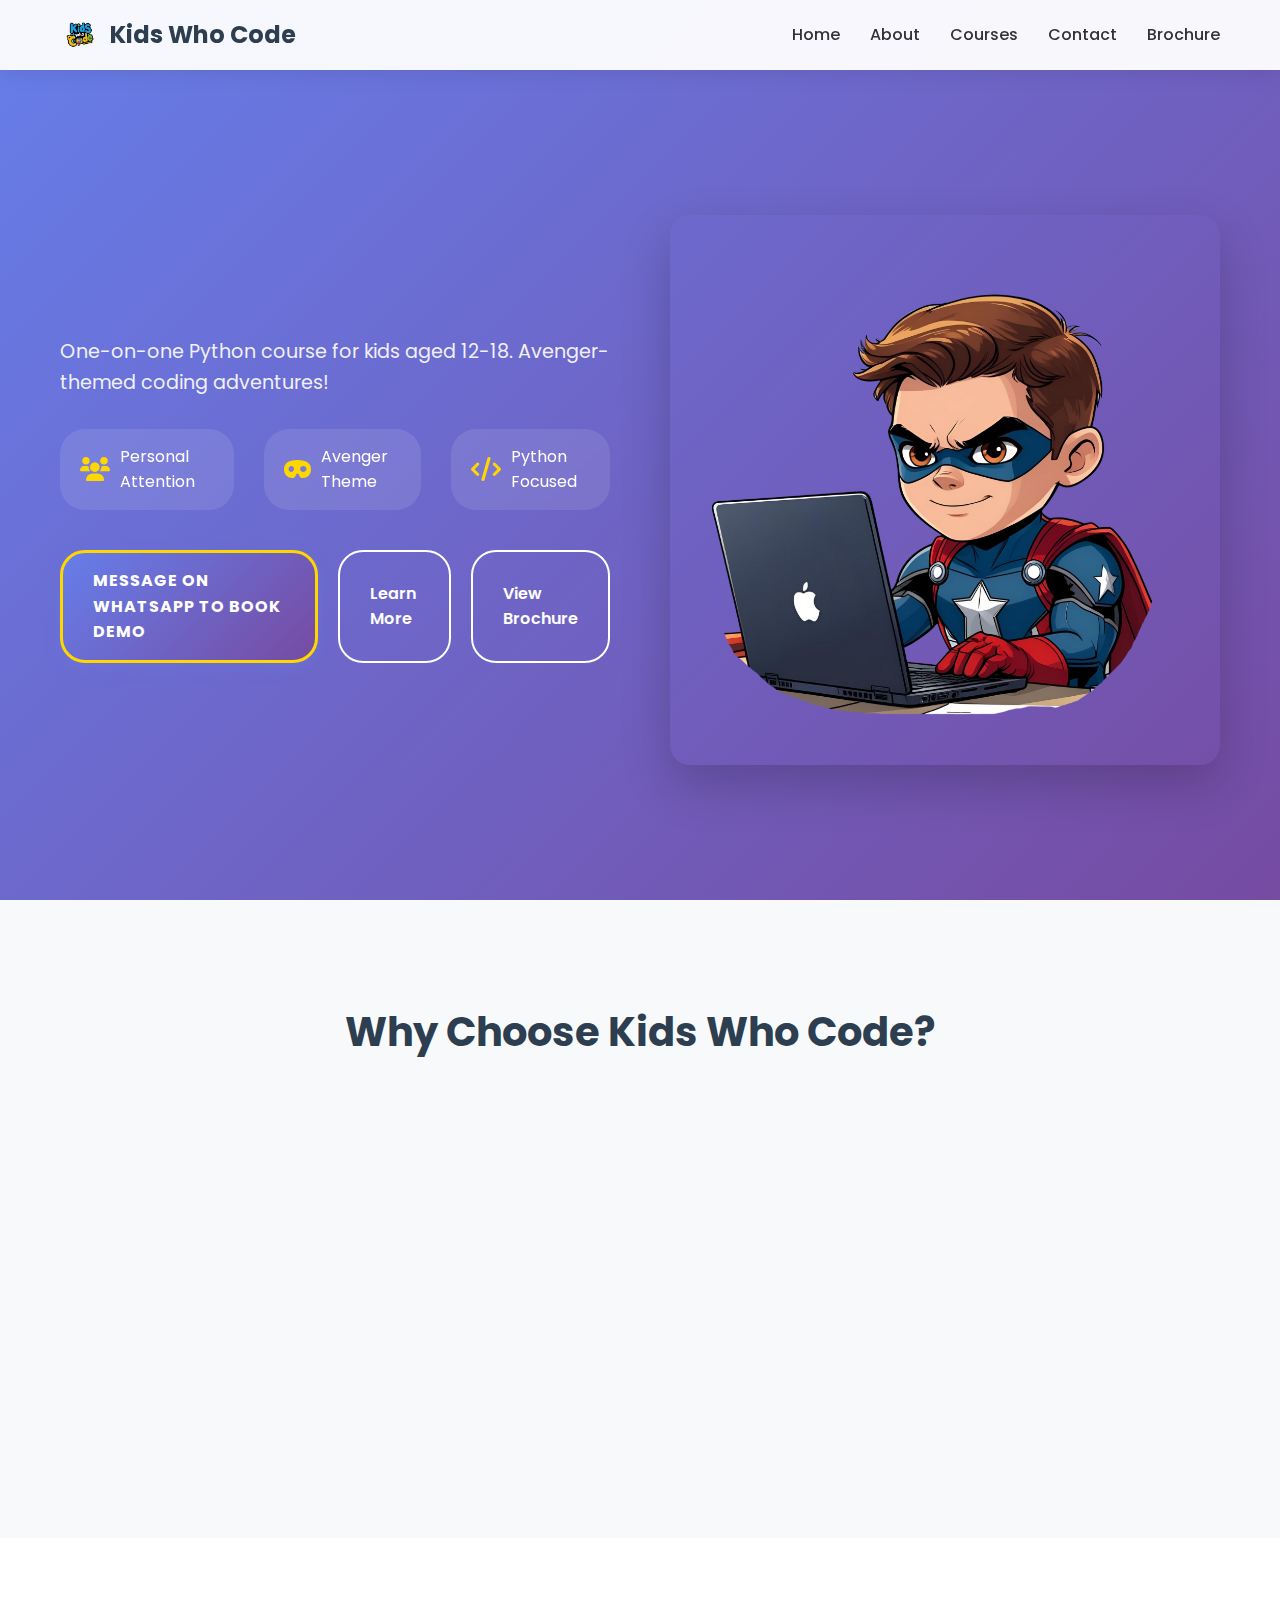
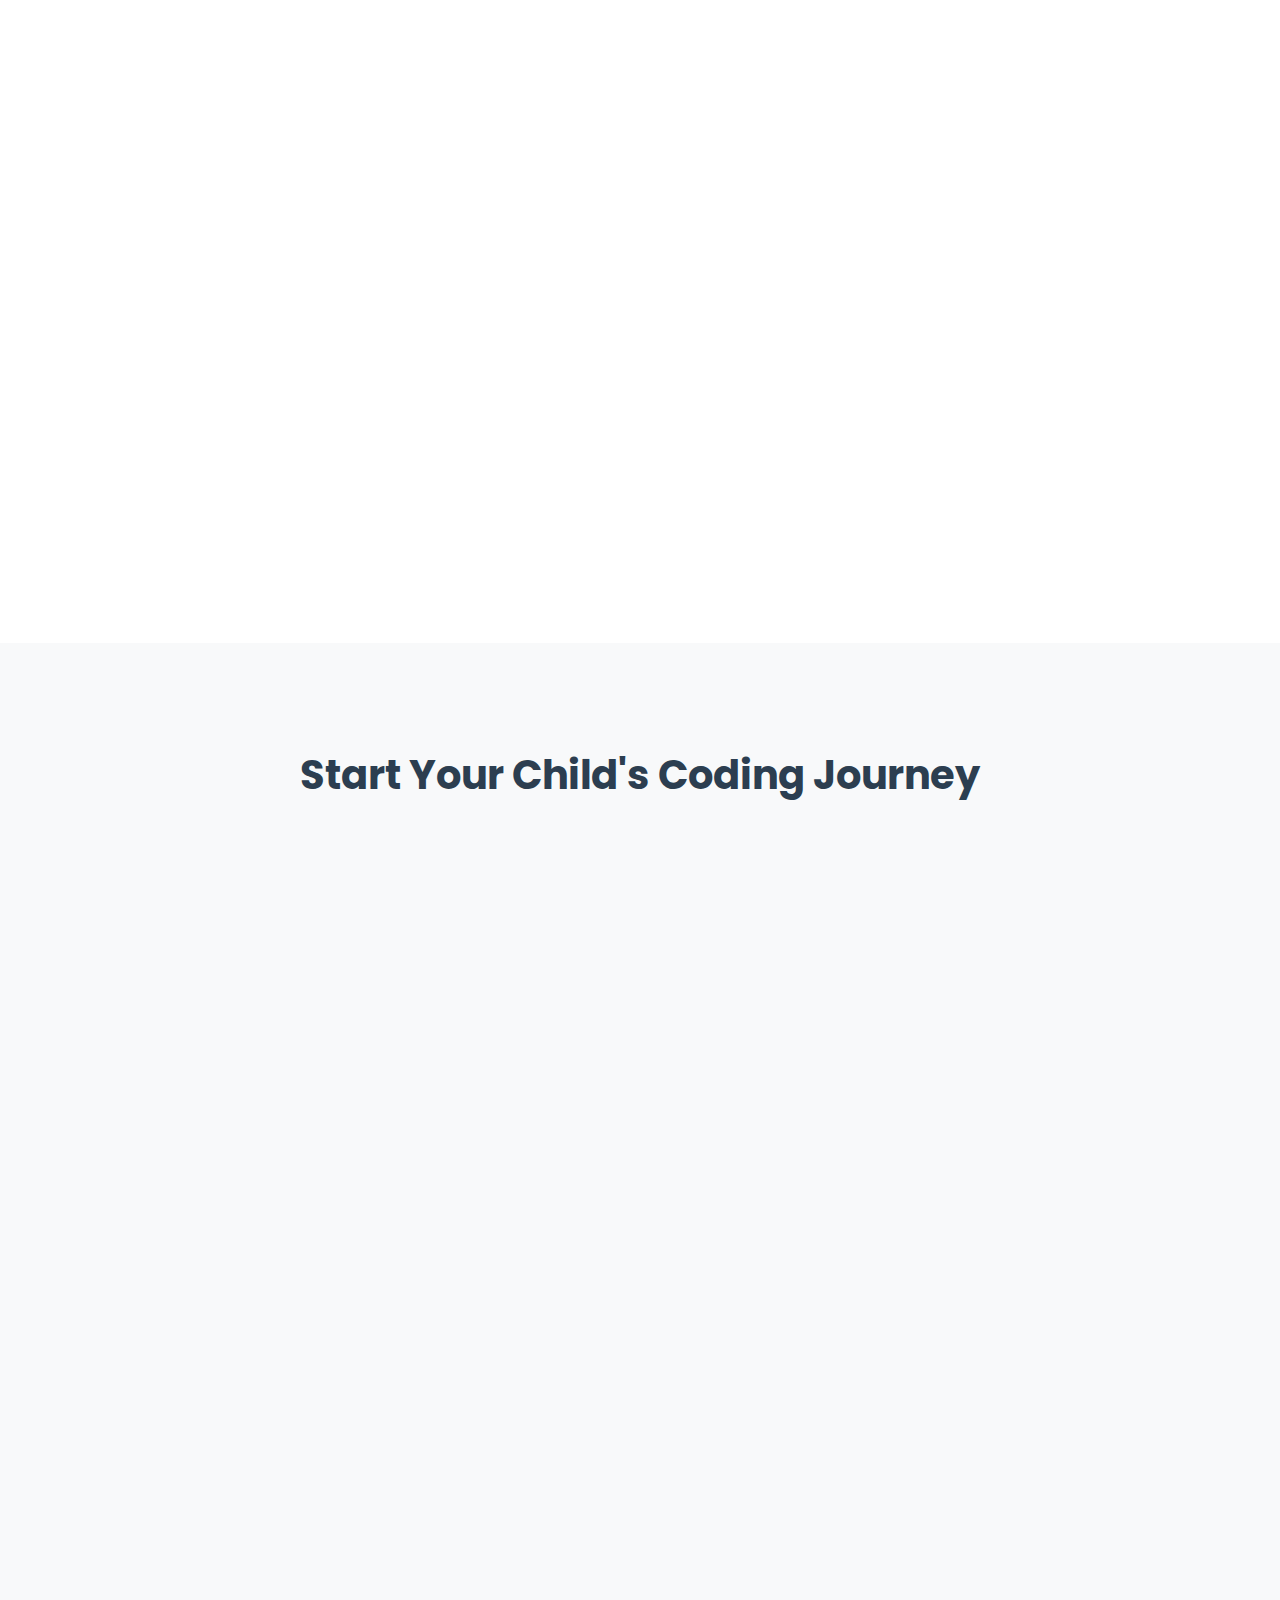
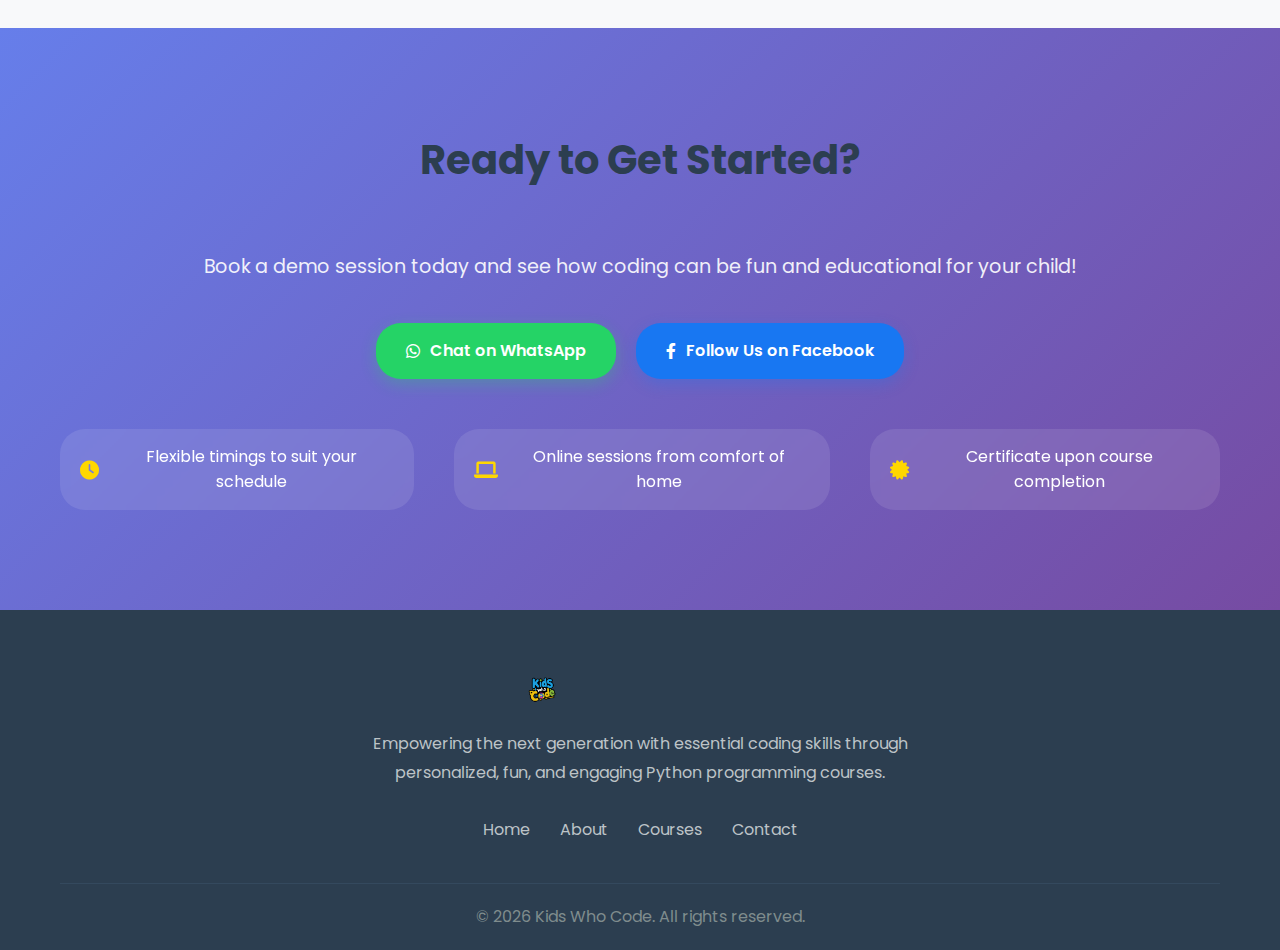
<file: index.html>
<!DOCTYPE html>
<html lang="en">
<head>
    <meta charset="UTF-8">
    <meta name="viewport" content="width=device-width, initial-scale=1.0">
    <title>Kids Who Code - Python Bootcamp for Young Coders</title>
    <link href="https://cdnjs.cloudflare.com/ajax/libs/font-awesome/6.0.0/css/all.min.css" rel="stylesheet">
    <link href="https://fonts.googleapis.com/css2?family=Poppins:wght@300;400;500;600;700&display=swap" rel="stylesheet">
    <link rel="stylesheet" href="styles.css">
    <link rel="icon" type="image/png" href="site-logo.png">
</head>
<body>
    <!-- Header -->
    <header class="header">
        <nav class="navbar">
            <div class="nav-container">
                <div class="nav-logo">
                    <img src="site-logo.png" alt="Kids Who Code Logo" class="logo">
                    <span class="logo-text">Kids Who Code</span>
                </div>
                <ul class="nav-menu">
                    <li class="nav-item">
                        <a href="#home" class="nav-link">Home</a>
                    </li>
                    <li class="nav-item">
                        <a href="#about" class="nav-link">About</a>
                    </li>
                    <li class="nav-item">
                        <a href="#courses" class="nav-link">Courses</a>
                    </li>
                    <li class="nav-item">
                        <a href="contact-form.html" class="nav-link">Contact</a>
                    </li>
                    <li class="nav-item">
                        <a href="brochure/" class="nav-link">Brochure</a>
                    </li>
                </ul>
                <div class="nav-toggle" id="mobile-menu">
                    <span class="bar"></span>
                    <span class="bar"></span>
                    <span class="bar"></span>
                </div>
            </div>
        </nav>
    </header>

    <!-- Hero Section -->
    <section id="home" class="hero">
        <div class="hero-container">
            <div class="hero-content">
                <h1 class="hero-title">
                    Superhero Coding for Kids
                </h1>
                <p class="hero-subtitle">
                    One-on-one Python course for kids aged 12-18. 
                    Avenger-themed coding adventures!
                </p>
                <div class="hero-stats">
                    <div class="stat">
                        <i class="fas fa-users"></i>
                        <span>Personal Attention</span>
                    </div>
                    <div class="stat">
                        <i class="fas fa-mask"></i>
                        <span>Avenger Theme</span>
                    </div>
                    <div class="stat">
                        <i class="fas fa-code"></i>
                        <span>Python Focused</span>
                    </div>
                </div>
                <div class="hero-buttons">
                    <a href="contact-form.html" class="btn btn-primary">Message on WhatsApp to Book Demo</a>
                    <a href="#about" class="btn btn-secondary">Learn More</a>
                    <a href="brochure/" class="btn btn-secondary">View Brochure</a>
                </div>
            </div>
            <div class="hero-image">
                <img src="avenger-coding.png" alt="Kid coding with Avenger theme" class="hero-img">
            </div>
        </div>
    </section>

    <!-- Features Section -->
    <section id="features" class="features">
        <div class="container">
            <h2 class="section-title">Why Choose Kids Who Code?</h2>
            <div class="features-grid">
                <div class="feature-card">
                    <div class="feature-icon">
                        <i class="fas fa-user-graduate"></i>
                    </div>
                    <h3>Personal Mentor</h3>
                    <p>Dedicated one-on-one coding mentor. Personalized learning at your child's pace.</p>
                </div>
                <div class="feature-card">
                    <div class="feature-icon">
                        <i class="fas fa-mask"></i>
                    </div>
                    <h3>Superhero Adventures</h3>
                    <p>Learn Python through exciting Avenger missions. Help Iron Man build AI and solve coding challenges.</p>
                </div>
                <div class="feature-card">
                    <div class="feature-icon">
                        <i class="fas fa-code"></i>
                    </div>
                    <h3>Python Mastery</h3>
                    <p>Build websites, games, and apps. From zero to hero in Python for ages 12-18.</p>
                </div>

            </div>
        </div>
    </section>

    <!-- About Section -->
    <section id="about" class="about">
        <div class="container">
            <div class="about-content">
                <div class="about-text">
                    <h2 class="section-title">What Your Child Will Learn</h2>
                    <p class="about-description">
                        Our Python bootcamp is designed to introduce young minds to the world of programming 
                        in a fun, engaging way. Through our unique Avenger-themed curriculum, kids will learn 
                        to create amazing projects while building strong foundational skills.
                    </p>
                    <div class="learning-areas">
                        <div class="learning-item">
                            <i class="fas fa-globe"></i>
                            <span>Websites</span>
                        </div>
                        <div class="learning-item">
                            <i class="fas fa-mobile-alt"></i>
                            <span>Mobile Apps</span>
                        </div>
                        <div class="learning-item">
                            <i class="fas fa-gamepad"></i>
                            <span>Games</span>
                        </div>
                    </div>
                    <div class="about-highlights">
                        <div class="highlight-item">
                            <i class="fas fa-check-circle"></i>
                            <span>Interactive coding sessions</span>
                        </div>
                        <div class="highlight-item">
                            <i class="fas fa-check-circle"></i>
                            <span>Project-based learning</span>
                        </div>
                        <div class="highlight-item">
                            <i class="fas fa-check-circle"></i>
                            <span>Real-world applications</span>
                        </div>
                    </div>
                </div>
                <div class="about-image">
                    <div class="image-placeholder">
                        <i class="fas fa-code"></i>
                        <p>Interactive Learning Experience</p>
                    </div>
                </div>
            </div>
        </div>
    </section>

    <!-- Pricing Section -->
    <section id="courses" class="pricing">
        <div class="container">
            <h2 class="section-title">Start Your Child's Coding Journey</h2>
            <div class="pricing-card">
                <div class="price-header">
                    <h3>Demo Session</h3>
                    <div class="price">
                        <span class="currency">₹</span>
                        <span class="amount">150</span>
                        <span class="period">/ session</span>
                    </div>
                </div>
                <div class="price-features">
                    <div class="feature">
                        <i class="fas fa-check"></i>
                        <span>One-on-one personalized session</span>
                    </div>
                    <div class="feature">
                        <i class="fas fa-check"></i>
                        <span>Avenger-themed introduction</span>
                    </div>
                    <div class="feature">
                        <i class="fas fa-check"></i>
                        <span>Assessment of your child's interest</span>
                    </div>
                    <div class="feature">
                        <i class="fas fa-check"></i>
                        <span>Detailed course roadmap</span>
                    </div>
                </div>
                <div class="price-footer">
                    <a href="contact-form.html" class="btn btn-primary btn-large">WhatsApp Us to Book Demo</a>
                    <p class="payment-info">
                        <i class="fab fa-whatsapp"></i>
                        Message us on WhatsApp to schedule your demo session
                    </p>
                </div>
            </div>
        </div>
    </section>

    <!-- Contact Section -->
    <section id="contact" class="contact">
        <div class="container">
            <h2 class="section-title">Ready to Get Started?</h2>
            <p class="contact-subtitle">
                Book a demo session today and see how coding can be fun and educational for your child!
            </p>
            <div class="contact-buttons">
                <a href="https://wa.me/917678277164?text=Hi! I'm interested in booking a demo session for my child for the Python bootcamp. Please share more details." 
                   target="_blank" class="btn btn-whatsapp">
                    <i class="fab fa-whatsapp"></i>
                    Chat on WhatsApp
                </a>
                <a href="https://www.facebook.com/kidswhoocode" 
                   target="_blank" class="btn btn-facebook">
                    <i class="fab fa-facebook-f"></i>
                    Follow Us on Facebook
                </a>
            </div>
            <div class="contact-info">
                <div class="info-item">
                    <i class="fas fa-clock"></i>
                    <span>Flexible timings to suit your schedule</span>
                </div>
                <div class="info-item">
                    <i class="fas fa-laptop"></i>
                    <span>Online sessions from comfort of home</span>
                </div>
                <div class="info-item">
                    <i class="fas fa-certificate"></i>
                    <span>Certificate upon course completion</span>
                </div>
            </div>
        </div>
    </section>

    <!-- Footer -->
    <footer class="footer">
        <div class="container">
            <div class="footer-content">
                <div class="footer-logo">
                    <img src="site-logo.png" alt="Kids Who Code Logo" class="logo">
                    <span class="logo-text">Kids Who Code</span>
                </div>
                <p class="footer-text">
                    Empowering the next generation with essential coding skills through personalized, 
                    fun, and engaging Python programming courses.
                </p>
                <div class="footer-links">
                    <a href="#home">Home</a>
                    <a href="#about">About</a>
                    <a href="#courses">Courses</a>
                    <a href="#contact">Contact</a>
                </div>
            </div>
            <div class="footer-bottom">
                <p>&copy; 2024 Kids Who Code. All rights reserved.</p>
            </div>
        </div>
    </footer>

    <script src="script.js"></script>
</body>
</html>
</file>
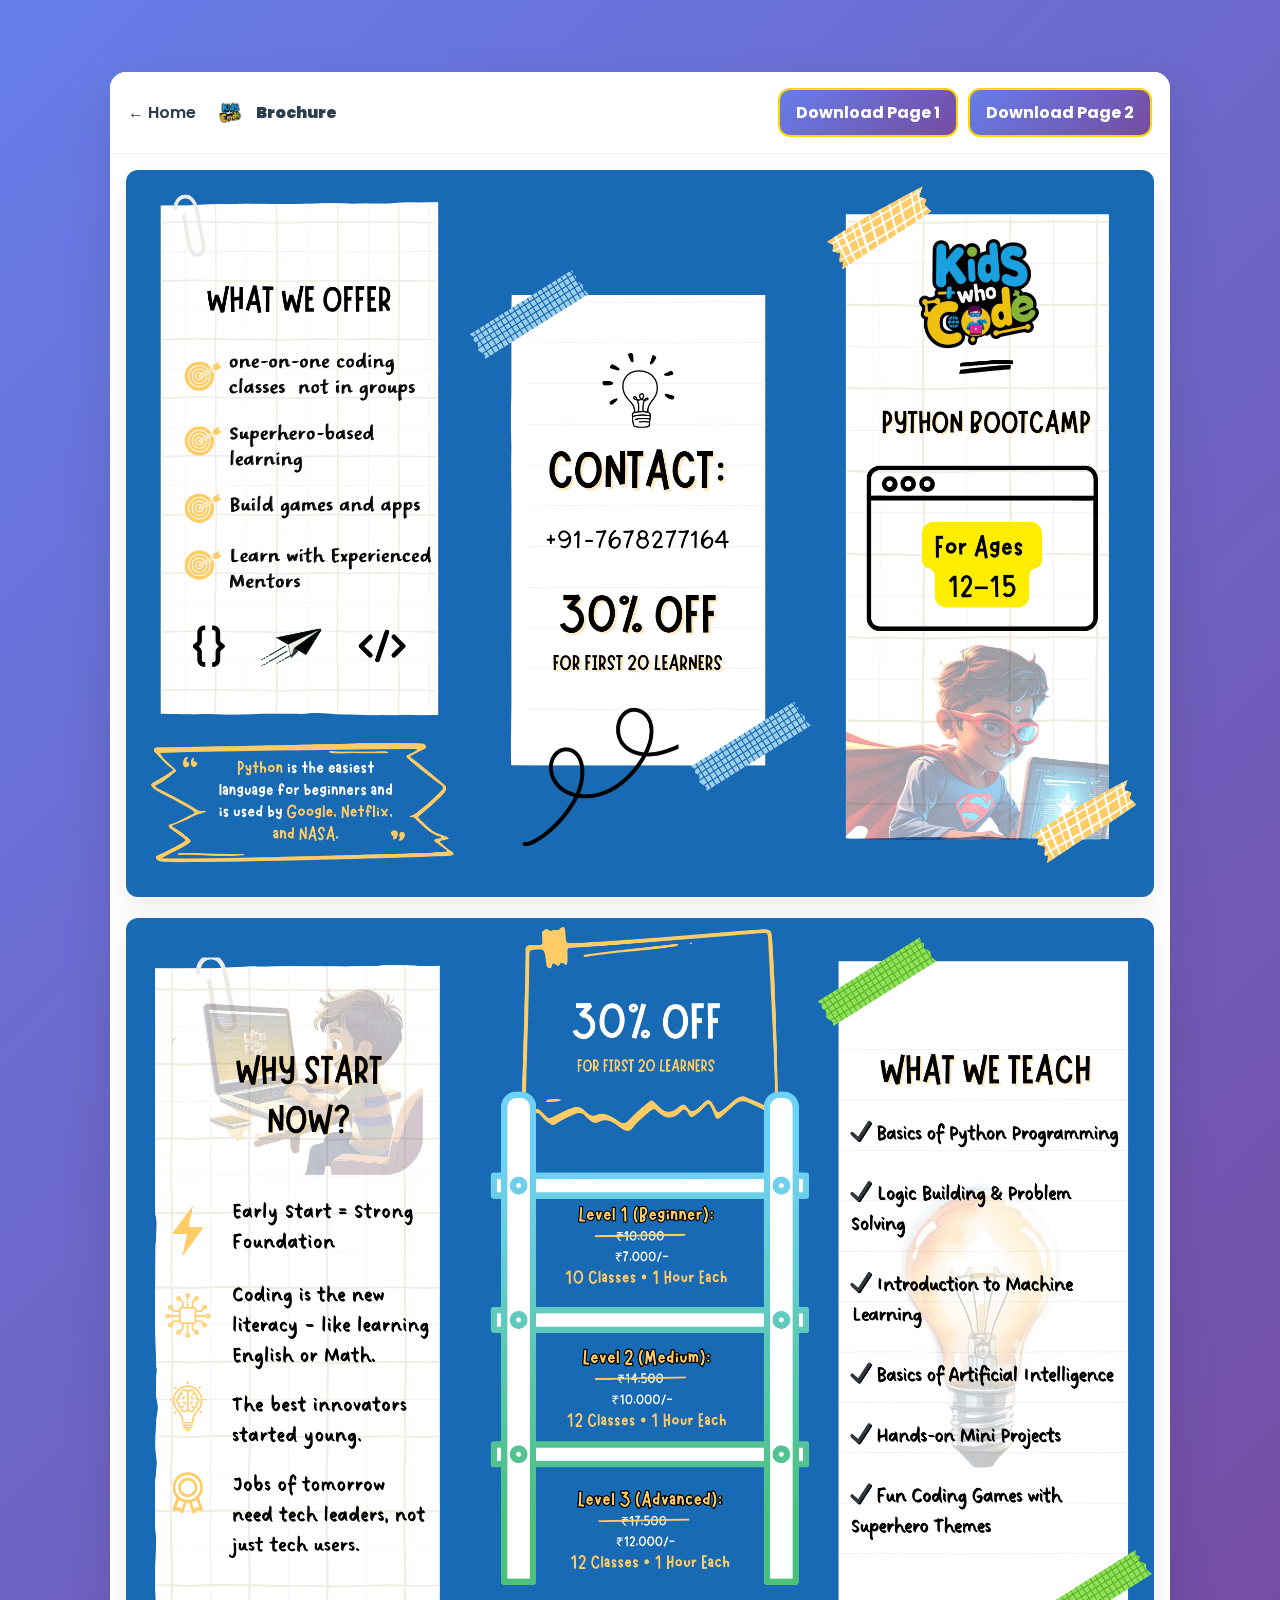
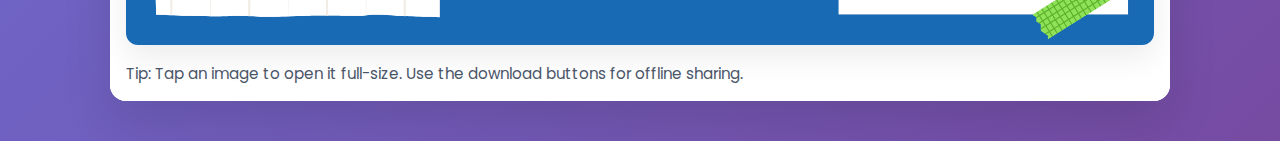
<file: brochure/index.html>
<!DOCTYPE html>
<html lang="en">
<head>
    <meta charset="UTF-8">
    <meta name="viewport" content="width=device-width, initial-scale=1.0">
    <title>Brochure - Kids Who Code</title>
    <link rel="icon" type="image/png" href="/site-logo.png">
    <link href="https://fonts.googleapis.com/css2?family=Poppins:wght@300;400;500;600;700&display=swap" rel="stylesheet">
    <style>
        * { margin: 0; padding: 0; box-sizing: border-box; }
        body { font-family: 'Poppins', sans-serif; background: linear-gradient(135deg, #667eea, #764ba2); color: #2c3e50; }
        .container { max-width: 1100px; margin: 0 auto; padding: 72px 20px 40px; }
        .card { background: rgba(255,255,255,0.96); border-radius: 16px; box-shadow: 0 20px 50px rgba(0,0,0,0.12); overflow: hidden; }
        .header { display:flex; align-items:center; justify-content:space-between; gap:16px; padding: 16px 18px; border-bottom: 1px solid rgba(0,0,0,0.06); position: sticky; top: 0; background: rgba(255,255,255,0.98); backdrop-filter: blur(8px); z-index: 2; }
        .brand { display:flex; align-items:center; gap:10px; min-width: 0; }
        .brand img { height: 32px; width:auto; flex: 0 0 auto; }
        .brand a { color:#2c3e50; text-decoration:none; font-weight:600; margin-right:8px; white-space: nowrap; }
        .brand span { font-weight:700; font-size: 1rem; overflow: hidden; text-overflow: ellipsis; }
        .actions { display:flex; gap:10px; flex-wrap: wrap; }
        .btn { display:inline-flex; align-items:center; justify-content:center; padding: 10px 16px; border-radius: 12px; border: 2px solid #ffd700; background: linear-gradient(135deg, #667eea, #764ba2); color: #fff; font-weight: 700; text-decoration: none; transition: transform .15s ease, box-shadow .25s ease; }
        .btn:hover { transform: translateY(-1px); box-shadow: 0 8px 24px rgba(102,126,234,.35); }
        .content { background:#fff; padding: 16px; }
        .pages { display:grid; grid-template-columns: 1fr; gap: 14px; }
        .page a { display:block; }
        .page img { width:100%; height:auto; border-radius:12px; box-shadow: 0 12px 30px rgba(0,0,0,.08); }
        .note { font-size:.95rem; color:#4a5568; margin-top: 10px; }

        /* Mobile-first refinements */
        @media (max-width: 768px) {
            .container { padding: 64px 14px 28px; }
            .header { flex-direction: column; align-items: stretch; gap: 12px; padding: 14px; }
            .brand { justify-content: flex-start; }
            .actions { width: 100%; }
            .btn { width: 100%; padding: 12px 16px; }
            .content { padding: 12px; }
            .note { font-size: .9rem; }
        }

        /* Ultra small screens */
        @media (max-width: 380px) {
            .brand span { font-size: .95rem; }
            .btn { font-size: .95rem; }
        }
    </style>
</head>
<body>
    <div class="container">
        <div class="card">
            <div class="header">
                <div class="brand">
                    <a href="/">← Home</a>
                    <img src="/site-logo.png" alt="Kids Who Code">
                    <span><strong>Brochure</strong></span>
                </div>
                <div class="actions">
                    <a class="btn" href="1.png" download>Download Page 1</a>
                    <a class="btn" href="2.png" download>Download Page 2</a>
                </div>
            </div>
            <div class="content">
                <div class="pages">
                    <div class="page"><a href="1.png" target="_blank" rel="noopener"><img src="1.png" alt="Brochure page 1" loading="lazy"></a></div>
                    <div class="page"><a href="2.png" target="_blank" rel="noopener"><img src="2.png" alt="Brochure page 2" loading="lazy"></a></div>
                </div>
                <p class="note">Tip: Tap an image to open it full-size. Use the download buttons for offline sharing.</p>
            </div>
        </div>
    </div>
</body>
</html>
</file>
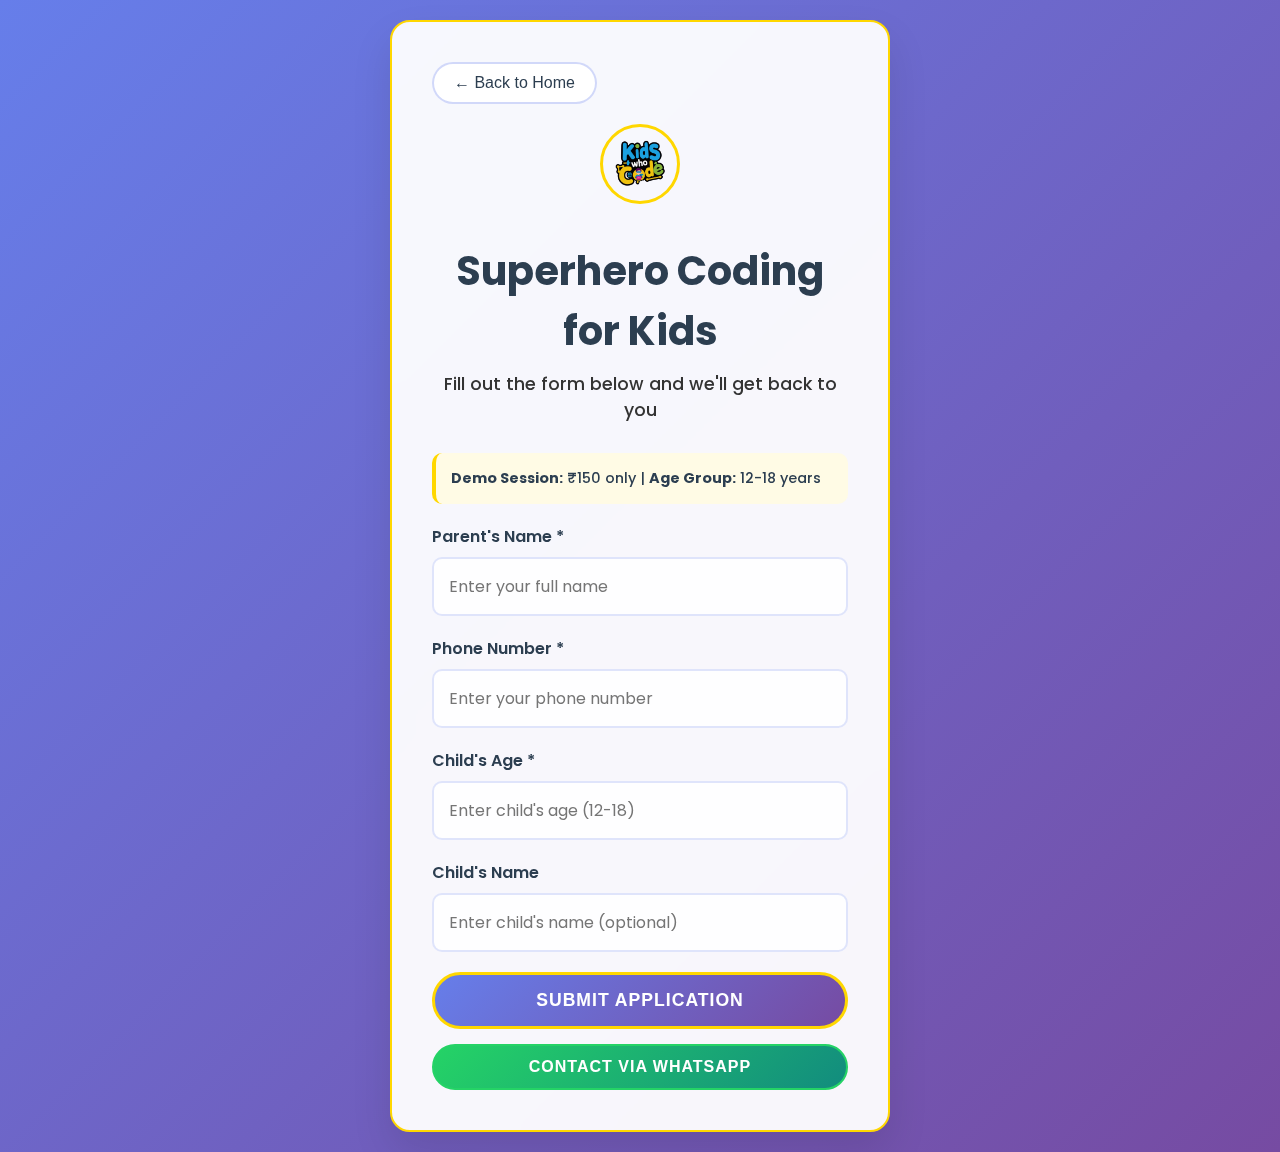
<file: contact-form.html>
<!DOCTYPE html>
<html lang="en">
<head>
    <meta charset="UTF-8">
    <meta name="viewport" content="width=device-width, initial-scale=1.0">
    <title>Contact Us - Kids Who Code</title>
    <style>
        @import url('https://fonts.googleapis.com/css2?family=Poppins:wght@300;400;500;600;700&display=swap');

        * {
            margin: 0;
            padding: 0;
            box-sizing: border-box;
        }

        body {
            font-family: 'Poppins', sans-serif;
            background: linear-gradient(135deg, #667eea 0%, #764ba2 100%);
            min-height: 100vh;
            display: flex;
            align-items: center;
            justify-content: center;
            padding: 20px;
            color: #333;
        }

        .form-container {
            background: rgba(255, 255, 255, 0.95);
            backdrop-filter: blur(10px);
            padding: 40px;
            border-radius: 20px;
            box-shadow: 0 20px 40px rgba(0,0,0,0.1);
            max-width: 500px;
            width: 100%;
            border: 2px solid #ffd700;
        }

        .logo {
            text-align: center;
            margin-bottom: 30px;
        }

        .logo img {
            width: 80px;
            height: 80px;
            border-radius: 50%;
            border: 3px solid #ffd700;
        }

        h1 {
            color: #2c3e50;
            text-align: center;
            margin-bottom: 10px;
            font-size: 2.5rem;
            font-weight: 700;
        }

        .highlight {
            color: #ffd700;
            text-shadow: 0 0 10px rgba(255, 215, 0, 0.5);
        }

        .subtitle {
            text-align: center;
            color: #333;
            margin-bottom: 30px;
            font-size: 1.1rem;
            font-weight: 500;
        }

        .form-group {
            margin-bottom: 20px;
        }

        label {
            display: block;
            margin-bottom: 8px;
            color: #2c3e50;
            font-weight: 600;
            font-size: 1rem;
        }

        input[type="text"],
        input[type="tel"],
        input[type="number"] {
            width: 100%;
            padding: 15px;
            border: 2px solid rgba(102, 126, 234, 0.2);
            border-radius: 10px;
            font-size: 1rem;
            font-family: 'Poppins', sans-serif;
            transition: all 0.3s ease;
            background: rgba(255, 255, 255, 0.8);
        }

        input[type="text"]:focus,
        input[type="tel"]:focus,
        input[type="number"]:focus {
            outline: none;
            border-color: #667eea;
            box-shadow: 0 0 0 3px rgba(102, 126, 234, 0.1);
            background: rgba(255, 255, 255, 1);
        }

        .form-buttons {
            display: flex;
            flex-direction: column;
            gap: 15px;
            margin-top: 20px;
        }

        .submit-btn {
            background: linear-gradient(135deg, #667eea, #764ba2);
            color: white;
            padding: 15px 30px;
            border: 3px solid #ffd700;
            border-radius: 50px;
            font-size: 1.1rem;
            font-weight: 700;
            cursor: pointer;
            width: 100%;
            transition: all 0.3s ease;
            display: flex;
            align-items: center;
            justify-content: center;
            gap: 10px;
            text-transform: uppercase;
            letter-spacing: 1px;
            position: relative;
            overflow: hidden;
            animation: pulse 2s infinite;
        }

        .submit-btn::before {
            content: '';
            position: absolute;
            top: 0;
            left: -100%;
            width: 100%;
            height: 100%;
            background: linear-gradient(90deg, transparent, rgba(255, 255, 255, 0.3), transparent);
            transition: left 0.6s ease;
        }

        .submit-btn:hover::before {
            left: 100%;
        }

        .submit-btn:hover {
            background: linear-gradient(135deg, #5a6fd8, #6b42a0);
            transform: translateY(-2px);
            box-shadow: 0 8px 25px rgba(102, 126, 234, 0.4);
        }

        .submit-btn:active {
            transform: translateY(0);
        }

        .whatsapp-btn {
            background: linear-gradient(135deg, #25d366, #128c7e);
            color: white;
            padding: 12px 25px;
            border: 2px solid #25d366;
            border-radius: 50px;
            font-size: 1rem;
            font-weight: 600;
            cursor: pointer;
            width: 100%;
            transition: all 0.3s ease;
            display: flex;
            align-items: center;
            justify-content: center;
            gap: 10px;
            text-transform: uppercase;
            letter-spacing: 1px;
        }

        .whatsapp-btn:hover {
            background: linear-gradient(135deg, #1da851, #0f7a6b);
            transform: translateY(-1px);
            box-shadow: 0 5px 15px rgba(37, 211, 102, 0.3);
        }

        .whatsapp-btn:active {
            transform: translateY(0);
        }

        @keyframes pulse {
            0% { box-shadow: 0 0 0 0 rgba(255, 215, 0, 0.7); }
            70% { box-shadow: 0 0 0 10px rgba(255, 215, 0, 0); }
            100% { box-shadow: 0 0 0 0 rgba(255, 215, 0, 0); }
        }

        .back-btn {
            background: rgba(255, 255, 255, 0.2);
            color: #2c3e50;
            padding: 10px 20px;
            border: 2px solid rgba(102, 126, 234, 0.3);
            border-radius: 25px;
            font-size: 1rem;
            font-weight: 500;
            cursor: pointer;
            margin-bottom: 20px;
            transition: all 0.3s ease;
            backdrop-filter: blur(5px);
        }

        .back-btn:hover {
            background: rgba(255, 255, 255, 0.3);
            border-color: #667eea;
            transform: translateY(-1px);
        }

        .form-info {
            background: rgba(255, 215, 0, 0.1);
            padding: 15px;
            border-radius: 10px;
            margin-bottom: 20px;
            border-left: 4px solid #ffd700;
            backdrop-filter: blur(5px);
        }

        .form-info p {
            color: #2c3e50;
            margin: 0;
            font-size: 0.9rem;
            font-weight: 500;
        }

        @media (max-width: 480px) {
            .form-container {
                padding: 30px 20px;
            }
            
            h1 {
                font-size: 2rem;
            }
            
            .subtitle {
                font-size: 1rem;
            }
        }
    </style>
</head>
<body>
    <div class="form-container">
        <button class="back-btn" onclick="window.history.back()">← Back to Home</button>
        
        <div class="logo">
            <img src="site-logo.png" alt="Kids Who Code Logo">
        </div>
        
        <h1>Superhero Coding for Kids</h1>
        <p class="subtitle">Fill out the form below and we'll get back to you</p>
        
        <div class="form-info">
            <p><strong>Demo Session:</strong> ₹150 only | <strong>Age Group:</strong> 12-18 years</p>
        </div>
        
        <form id="contactForm" action="https://api.web3forms.com/submit" method="POST">
            <input type="hidden" name="access_key" value="531cda63-de5c-4dfe-b044-c0207fbc117f">
            <input type="hidden" name="subject" value="New Kids Who Code Application">
            <input type="hidden" name="from_name" value="Kids Who Code Website">
            <input type="hidden" name="redirect" value="https://web3forms.com/success">

            
            <div class="form-group">
                <label for="parentName">Parent's Name *</label>
                <input type="text" id="parentName" name="parentName" required placeholder="Enter your full name">
            </div>
            
            <div class="form-group">
                <label for="phoneNumber">Phone Number *</label>
                <input type="tel" id="phoneNumber" name="phoneNumber" required placeholder="Enter your phone number">
            </div>
            
            <div class="form-group">
                <label for="kidAge">Child's Age *</label>
                <input type="number" id="kidAge" name="kidAge" min="12" max="18" required placeholder="Enter child's age (12-18)">
            </div>
            
            <div class="form-group">
                <label for="kidName">Child's Name</label>
                <input type="text" id="kidName" name="kidName" placeholder="Enter child's name (optional)">
            </div>
            
            <div class="form-buttons">
                <button type="submit" class="submit-btn">
                    Submit Application
                </button>
                
                <button type="button" class="whatsapp-btn" onclick="sendToWhatsApp()">
                    Contact via WhatsApp
                </button>
            </div>
        </form>
    </div>

    <script>
        function sendToWhatsApp() {
            const parentName = document.getElementById('parentName').value;
            const phoneNumber = document.getElementById('phoneNumber').value;
            const kidAge = document.getElementById('kidAge').value;
            const kidName = document.getElementById('kidName').value;
            
            // Validate required fields
            if (!parentName || !phoneNumber || !kidAge) {
                alert('Please fill in all required fields.');
                return;
            }
            
            // Validate age range
            if (kidAge < 12 || kidAge > 18) {
                alert('Child age must be between 12 and 18 years.');
                return;
            }
            
            // Create WhatsApp message
            let message = `Hello! I'm interested in the Kids Who Code Python Bootcamp.%0A%0A`;
            message += `Parent Name: ${parentName}%0A`;
            message += `Phone: ${phoneNumber}%0A`;
            message += `Child's Age: ${kidAge} years%0A`;
            
            if (kidName) {
                message += `Child's Name: ${kidName}%0A`;
            }
            
            message += `%0AI'd like to book a demo session for the Avenger-themed Python coding bootcamp!%0A%0A`;
            message += `Please share more details about:
- Demo session timing
- Course structure
- Pricing details
- Superhero coding adventures%0A%0A`;
            message += `Looking forward to giving my child superhero coding powers!`;
            
            // WhatsApp number for Kids Who Code
            const whatsappNumber = '917678277164'; // Kids Who Code WhatsApp number
            const whatsappURL = `https://wa.me/${whatsappNumber}?text=${message}`;
            
            // Open WhatsApp
            window.open(whatsappURL, '_blank');
        }

        // Handle form submission
        document.getElementById('contactForm').addEventListener('submit', function(e) {
            const parentName = document.getElementById('parentName').value;
            const phoneNumber = document.getElementById('phoneNumber').value;
            const kidAge = document.getElementById('kidAge').value;
            
            // Validate required fields
            if (!parentName || !phoneNumber || !kidAge) {
                e.preventDefault();
                alert('Please fill in all required fields.');
                return;
            }
            
            // Validate age range
            if (kidAge < 12 || kidAge > 18) {
                e.preventDefault();
                alert('Child age must be between 12 and 18 years.');
                return;
            }
            
            // Form will be submitted to Web3Forms
            // Show success message (will be replaced by Web3Forms redirect)
            setTimeout(() => {
                alert('Thank you! Your application has been submitted successfully. We will contact you soon.');
            }, 100);
        });
    </script>
</body>
</html>
</file>
<file: styles.css>
/* Reset and Base Styles */
* {
    margin: 0;
    padding: 0;
    box-sizing: border-box;
}

body {
    font-family: 'Poppins', sans-serif;
    line-height: 1.6;
    color: #333;
    overflow-x: hidden;
}

.container {
    max-width: 1200px;
    margin: 0 auto;
    padding: 0 20px;
}

/* Header Styles */
.header {
    position: fixed;
    top: 0;
    width: 100%;
    background: rgba(255, 255, 255, 0.95);
    backdrop-filter: blur(10px);
    z-index: 1000;
    box-shadow: 0 2px 20px rgba(0, 0, 0, 0.1);
}

.navbar {
    padding: 15px 0;
}

.nav-container {
    display: flex;
    justify-content: space-between;
    align-items: center;
    max-width: 1200px;
    margin: 0 auto;
    padding: 0 20px;
}

.nav-logo {
    display: flex;
    align-items: center;
    gap: 10px;
}

.logo {
    height: 40px;
    width: auto;
}

.logo-text {
    font-size: 1.5rem;
    font-weight: 700;
    color: #2c3e50;
}

.nav-menu {
    display: flex;
    list-style: none;
    gap: 30px;
}

.nav-link {
    text-decoration: none;
    color: #333;
    font-weight: 500;
    transition: color 0.3s ease;
}

.nav-link:hover {
    color: #3498db;
}

.nav-toggle {
    display: none;
    flex-direction: column;
    cursor: pointer;
}

.bar {
    width: 25px;
    height: 3px;
    background-color: #333;
    margin: 3px 0;
    transition: 0.3s;
}

/* Hero Section */
.hero {
    min-height: 100vh;
    display: flex;
    align-items: center;
    background: linear-gradient(135deg, #667eea 0%, #764ba2 100%);
    color: white;
    padding-top: 80px;
}

.hero-container {
    display: grid;
    grid-template-columns: 1fr 1fr;
    gap: 60px;
    align-items: center;
    max-width: 1200px;
    margin: 0 auto;
    padding: 0 20px;
}

.hero-title {
    font-size: 3.5rem;
    font-weight: 700;
    line-height: 1.2;
    margin-bottom: 20px;
}

.highlight {
    color: #ffd700;
    text-shadow: 0 0 10px rgba(255, 215, 0, 0.5);
}

.hero-subtitle {
    font-size: 1.2rem;
    margin-bottom: 30px;
    opacity: 0.9;
}

.hero-stats {
    display: flex;
    gap: 30px;
    margin-bottom: 40px;
}

.stat {
    display: flex;
    align-items: center;
    gap: 10px;
    background: rgba(255, 255, 255, 0.1);
    padding: 15px 20px;
    border-radius: 25px;
    backdrop-filter: blur(5px);
}

.stat i {
    font-size: 1.5rem;
    color: #ffd700;
}

.hero-buttons {
    display: flex;
    gap: 20px;
}

.btn {
    padding: 15px 30px;
    border: none;
    border-radius: 25px;
    font-weight: 600;
    text-decoration: none;
    cursor: pointer;
    transition: all 0.3s ease;
    display: inline-flex;
    align-items: center;
    gap: 10px;
}

.btn-primary {
    background: linear-gradient(135deg, #667eea, #764ba2);
    color: white;
    box-shadow: 0 5px 15px rgba(102, 126, 234, 0.3);
}

.btn-primary:hover {
    background: linear-gradient(135deg, #5a6fd8, #6b42a0);
    transform: translateY(-2px);
    box-shadow: 0 8px 25px rgba(102, 126, 234, 0.4);
}

/* Enhanced Hero Button Styling */
.hero-buttons .btn-primary {
    border: 3px solid #ffd700;
    font-weight: 700;
    text-transform: uppercase;
    letter-spacing: 1px;
    animation: pulse 2s infinite;
    position: relative;
    overflow: hidden;
}

.hero-buttons .btn-primary::before {
    content: '';
    position: absolute;
    top: 0;
    left: -100%;
    width: 100%;
    height: 100%;
    background: linear-gradient(90deg, transparent, rgba(255, 255, 255, 0.3), transparent);
    transition: left 0.5s;
}

.hero-buttons .btn-primary:hover::before {
    left: 100%;
}

@keyframes pulse {
    0% {
        box-shadow: 0 5px 15px rgba(102, 126, 234, 0.3), 0 0 0 0 rgba(255, 215, 0, 0.7);
    }
    70% {
        box-shadow: 0 5px 15px rgba(102, 126, 234, 0.3), 0 0 0 10px rgba(255, 215, 0, 0);
    }
    100% {
        box-shadow: 0 5px 15px rgba(102, 126, 234, 0.3), 0 0 0 0 rgba(255, 215, 0, 0);
    }
}

.btn-secondary {
    background: transparent;
    color: white;
    border: 2px solid white;
}

.btn-secondary:hover {
    background: white;
    color: #667eea;
}

.hero-image {
    display: flex;
    justify-content: center;
    align-items: center;
}

.hero-img {
    max-width: 100%;
    height: auto;
    border-radius: 20px;
    box-shadow: 0 20px 50px rgba(0, 0, 0, 0.2);
}

/* Features Section */
.features {
    padding: 100px 0;
    background: #f8f9fa;
}

.features .container {
    max-width: 1200px;
    margin: 0 auto;
    padding: 0 20px;
}

.section-title {
    text-align: center;
    font-size: 2.5rem;
    font-weight: 700;
    margin-bottom: 60px;
    color: #2c3e50;
}

.features-grid {
    display: grid;
    grid-template-columns: repeat(auto-fit, minmax(280px, 1fr));
    gap: 30px;
    max-width: 1200px;
    margin: 0 auto;
}

.feature-card {
    background: white;
    padding: 40px 30px;
    border-radius: 15px;
    text-align: center;
    box-shadow: 0 10px 30px rgba(0, 0, 0, 0.1);
    transition: all 0.3s ease;
    border: 2px solid transparent;
    height: 100%;
    display: flex;
    flex-direction: column;
    justify-content: center;
}

.feature-card:hover {
    transform: translateY(-10px);
    box-shadow: 0 15px 40px rgba(0, 0, 0, 0.15);
    border-color: #3498db;
}

.feature-icon {
    width: 80px;
    height: 80px;
    background: linear-gradient(135deg, #3498db, #9b59b6);
    border-radius: 50%;
    display: flex;
    align-items: center;
    justify-content: center;
    margin: 0 auto 20px;
}

.feature-icon i {
    font-size: 2rem;
    color: white;
}

.feature-card h3 {
    font-size: 1.5rem;
    font-weight: 600;
    margin-bottom: 15px;
    color: #2c3e50;
}

.feature-card p {
    color: #7f8c8d;
    line-height: 1.6;
}

/* About Section */
.about {
    padding: 100px 0;
    background: white;
}

.about-content {
    display: grid;
    grid-template-columns: 1fr 1fr;
    gap: 60px;
    align-items: center;
}

.about-description {
    font-size: 1.1rem;
    color: #7f8c8d;
    margin-bottom: 30px;
    line-height: 1.8;
}

.learning-areas {
    display: flex;
    gap: 30px;
    margin-bottom: 30px;
}

.learning-item {
    display: flex;
    align-items: center;
    gap: 10px;
    background: #ecf0f1;
    padding: 15px 20px;
    border-radius: 25px;
}

.learning-item i {
    color: #3498db;
    font-size: 1.2rem;
}

.about-highlights {
    display: flex;
    flex-direction: column;
    gap: 15px;
}

.highlight-item {
    display: flex;
    align-items: center;
    gap: 15px;
}

.highlight-item i {
    color: #27ae60;
    font-size: 1.2rem;
}

.about-image {
    display: flex;
    justify-content: center;
    align-items: center;
}

.image-placeholder {
    width: 300px;
    height: 300px;
    background: linear-gradient(135deg, #667eea, #764ba2);
    border-radius: 20px;
    display: flex;
    flex-direction: column;
    align-items: center;
    justify-content: center;
    color: white;
    text-align: center;
}

.image-placeholder i {
    font-size: 4rem;
    margin-bottom: 20px;
}

/* Pricing Section */
.pricing {
    padding: 100px 0;
    background: #f8f9fa;
}

.pricing-card {
    max-width: 500px;
    margin: 0 auto;
    background: white;
    border-radius: 20px;
    box-shadow: 0 20px 50px rgba(0, 0, 0, 0.1);
    overflow: hidden;
}

.price-header {
    background: linear-gradient(135deg, #667eea, #764ba2);
    color: white;
    text-align: center;
    padding: 40px 30px;
}

.price-header h3 {
    font-size: 1.8rem;
    margin-bottom: 20px;
}

.price {
    display: flex;
    align-items: center;
    justify-content: center;
    gap: 5px;
}

.currency {
    font-size: 1.5rem;
    font-weight: 600;
}

.amount {
    font-size: 3rem;
    font-weight: 700;
}

.period {
    font-size: 1rem;
    opacity: 0.8;
}

.price-features {
    padding: 40px 30px;
}

.feature {
    display: flex;
    align-items: center;
    gap: 15px;
    margin-bottom: 20px;
}

.feature i {
    color: #27ae60;
    font-size: 1.2rem;
}

.price-footer {
    padding: 0 30px 40px;
    text-align: center;
}

.btn-large {
    padding: 18px 40px;
    font-size: 1.1rem;
    width: 100%;
    justify-content: center;
    border: 3px solid #ffd700;
    font-weight: 700;
    text-transform: uppercase;
    letter-spacing: 1px;
    position: relative;
    overflow: hidden;
}

.btn-large::before {
    content: '';
    position: absolute;
    top: 0;
    left: -100%;
    width: 100%;
    height: 100%;
    background: linear-gradient(90deg, transparent, rgba(255, 255, 255, 0.3), transparent);
    transition: left 0.5s;
}

.btn-large:hover::before {
    left: 100%;
}

.payment-info {
    margin-top: 20px;
    color: #7f8c8d;
    font-size: 0.9rem;
}

.payment-info i {
    color: #27ae60;
    margin-right: 8px;
}

/* Contact Section */
.contact {
    padding: 100px 0;
    background: linear-gradient(135deg, #667eea, #764ba2);
    color: white;
    text-align: center;
}

.contact-subtitle {
    font-size: 1.2rem;
    margin-bottom: 40px;
    opacity: 0.9;
}

.contact-buttons {
    display: flex;
    justify-content: center;
    gap: 20px;
    margin-bottom: 50px;
}

.btn-whatsapp {
    background: #25d366;
    color: white;
    box-shadow: 0 5px 15px rgba(37, 211, 102, 0.3);
}

.btn-whatsapp:hover {
    background: #1da851;
    transform: translateY(-2px);
}

.btn-facebook {
    background: #1877f2;
    color: white;
    box-shadow: 0 5px 15px rgba(24, 119, 242, 0.3);
}

.btn-facebook:hover {
    background: #166fe5;
    transform: translateY(-2px);
}

.contact-info {
    display: flex;
    justify-content: center;
    gap: 40px;
}

.info-item {
    display: flex;
    align-items: center;
    gap: 10px;
    background: rgba(255, 255, 255, 0.1);
    padding: 15px 20px;
    border-radius: 25px;
    backdrop-filter: blur(5px);
}

.info-item i {
    color: #ffd700;
    font-size: 1.2rem;
}

/* Footer */
.footer {
    background: #2c3e50;
    color: white;
    padding: 60px 0 20px;
    text-align: center;
}

.footer-content {
    margin-bottom: 40px;
}

.footer-logo {
    display: flex;
    justify-content: center;
    align-items: center;
    gap: 10px;
    margin-bottom: 20px;
}

.footer-text {
    max-width: 600px;
    margin: 0 auto 30px;
    color: #bdc3c7;
    line-height: 1.8;
}

.footer-links {
    display: flex;
    justify-content: center;
    gap: 30px;
}

.footer-links a {
    color: #bdc3c7;
    text-decoration: none;
    transition: color 0.3s ease;
}

.footer-links a:hover {
    color: #3498db;
}

.footer-bottom {
    border-top: 1px solid #34495e;
    padding-top: 20px;
    color: #7f8c8d;
}

/* Responsive Design */
@media (max-width: 768px) {
    .nav-menu {
        position: fixed;
        left: -100%;
        top: 70px;
        flex-direction: column;
        background-color: white;
        width: 100%;
        text-align: center;
        transition: 0.3s;
        box-shadow: 0 10px 27px rgba(0, 0, 0, 0.05);
        padding: 40px 0;
    }

    .nav-menu.active {
        left: 0;
    }

    .nav-toggle {
        display: flex;
    }

    .hero-container {
        grid-template-columns: 1fr;
        gap: 30px;
        text-align: center;
        padding: 0 15px;
        max-width: 100%;
        overflow-x: hidden;
    }

    .hero-title {
        font-size: 2.2rem;
        line-height: 1.3;
        margin-bottom: 25px;
        padding: 0 15px;
    }

    .hero-title .highlight {
        display: inline;
        word-break: break-word;
    }

    .hero-stats {
        flex-direction: column;
        gap: 12px;
        margin-bottom: 30px;
    }

    .stat {
        padding: 12px 15px;
        margin: 0 auto;
        max-width: 250px;
        justify-content: center;
    }

    .stat span {
        font-size: 0.95rem;
        text-align: center;
    }

    .hero-buttons {
        flex-direction: column;
        gap: 15px;
    }

    /* Enhanced Feature Cards Mobile Styles */
    .features {
        padding: 60px 0;
    }

    .features-grid {
        grid-template-columns: 1fr;
        gap: 25px;
        padding: 0 10px;
    }

    .feature-card {
        padding: 30px 20px;
        margin: 0 auto;
        max-width: 350px;
    }

    .feature-card h3 {
        font-size: 1.3rem;
        margin-bottom: 12px;
    }

    .feature-card p {
        font-size: 0.95rem;
        line-height: 1.5;
    }

    .feature-icon {
        width: 70px;
        height: 70px;
        margin-bottom: 15px;
    }

    .feature-icon i {
        font-size: 1.8rem;
    }

    .about-content {
        grid-template-columns: 1fr;
        gap: 40px;
        text-align: center;
    }

    .learning-areas {
        flex-direction: column;
        gap: 15px;
    }

    .contact-buttons {
        flex-direction: column;
        gap: 15px;
    }

    .contact-info {
        flex-direction: column;
        gap: 20px;
    }

    .footer-links {
        flex-direction: column;
        gap: 15px;
    }

    .footer-logo {
        flex-direction: column;
        gap: 8px;
        margin-bottom: 25px;
    }

    .footer-logo .logo {
        height: 35px;
    }

    .footer-logo .logo-text {
        font-size: 1.3rem;
    }

    .section-title {
        font-size: 2rem;
    }
}

@media (max-width: 480px) {
    .hero-title {
        font-size: 1.6rem;
        line-height: 1.4;
        margin-bottom: 20px;
        padding: 0 20px;
        text-align: center;
        max-width: 100%;
        word-wrap: break-word;
    }

    .hero-title .highlight {
        display: inline;
        font-size: 1.7rem;
        line-height: 1.3;
        word-break: break-word;
    }

    .hero-subtitle {
        font-size: 1rem;
        padding: 0 20px;
        margin-bottom: 25px;
    }

    .hero-stats {
        margin-bottom: 25px;
    }

    .stat {
        padding: 10px 12px;
        max-width: 200px;
        margin: 0 auto;
    }

    .stat span {
        font-size: 0.85rem;
    }

    .stat i {
        font-size: 1.3rem;
    }

    .btn {
        padding: 12px 20px;
        font-size: 0.9rem;
        text-align: center;
        width: 100%;
        max-width: 280px;
        margin: 0 auto;
    }

    .section-title {
        font-size: 1.8rem;
    }

    /* Ultra-small Mobile Feature Cards */
    .features-grid {
        gap: 20px;
        padding: 0 5px;
    }

    .feature-card {
        padding: 25px 15px;
        max-width: 320px;
    }

    .feature-card h3 {
        font-size: 1.2rem;
    }

    .feature-card p {
        font-size: 0.9rem;
    }

    .feature-icon {
        width: 60px;
        height: 60px;
    }

    .feature-icon i {
        font-size: 1.6rem;
    }

    /* Enhanced Footer Mobile Styles */
    .footer-logo {
        flex-direction: column;
        gap: 5px;
        margin-bottom: 20px;
    }

    .footer-logo .logo {
        height: 30px;
    }

    .footer-logo .logo-text {
        font-size: 1.2rem;
    }

    .footer-text {
        font-size: 0.9rem;
        padding: 0 10px;
        margin-bottom: 25px;
    }
}

/* Animations */
@keyframes fadeInUp {
    from {
        opacity: 0;
        transform: translateY(30px);
    }
    to {
        opacity: 1;
        transform: translateY(0);
    }
}

.hero-content {
    animation: fadeInUp 0.8s ease-out;
}

.hero-image {
    animation: fadeInUp 0.8s ease-out 0.2s both;
}

/* Smooth scrolling */
html {
    scroll-behavior: smooth;
}
</file>
